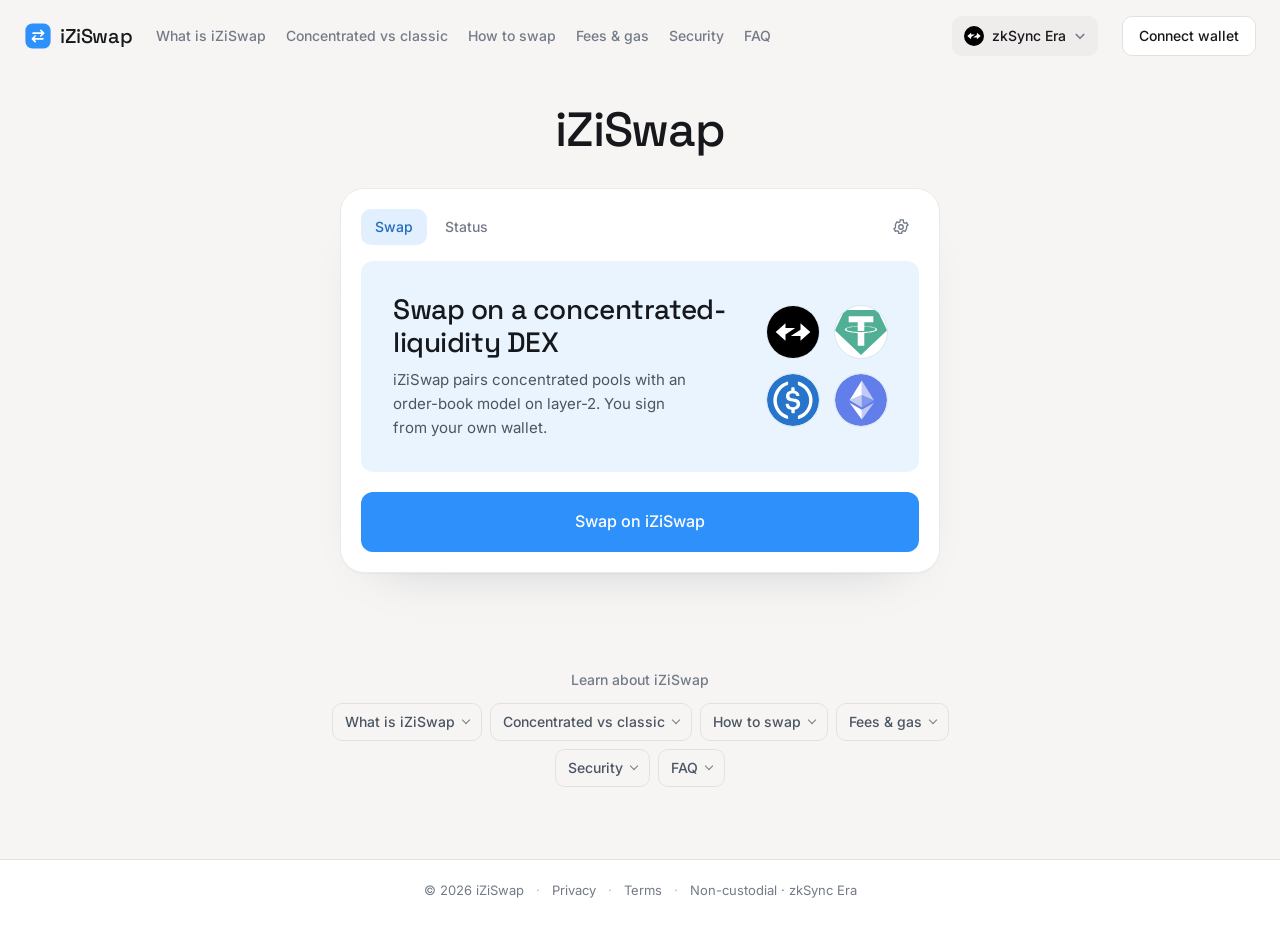
<file: index.html>
<!doctype html>
<html lang="en"><head>
<meta charset="utf-8"><meta name="viewport" content="width=device-width,initial-scale=1">
<title>iZiSwap — Concentrated Liquidity DEX on zkSync Era</title>
<meta name="description" content="Swap tokens on iZiSwap, a concentrated-liquidity DEX with an on-chain order-book model on zkSync Era and other layer-2s. Non-custodial, from your wallet.">
<meta name="robots" content="index,follow">
<meta name="theme-color" content="#f6f5f4">
<link rel="canonical" href="https://iziswap-page.github.io/">
<meta property="og:type" content="website"><meta property="og:site_name" content="iZiSwap"><meta property="og:title" content="iZiSwap — Concentrated Liquidity DEX on zkSync Era"><meta property="og:description" content="Swap tokens on iZiSwap, a concentrated-liquidity DEX with an on-chain order-book model on zkSync Era and other layer-2s. Non-custodial, from your wallet."><meta property="og:url" content="https://iziswap-page.github.io/"><meta property="og:image" content="https://iziswap-page.github.io/og-image.png">
<meta name="twitter:card" content="summary_large_image"><meta name="twitter:title" content="iZiSwap — Concentrated Liquidity DEX on zkSync Era"><meta name="twitter:description" content="Swap tokens on iZiSwap, a concentrated-liquidity DEX with an on-chain order-book model on zkSync Era and other layer-2s. Non-custodial, from your wallet."><meta name="twitter:image" content="https://iziswap-page.github.io/og-image.png">
<link rel="icon" type="image/svg+xml" href="icon.svg">
<link rel="apple-touch-icon" href="icon.svg">
<link rel="manifest" href="manifest.webmanifest">
<script type="application/ld+json">
{"@context":"https://schema.org","@graph":[{"@type":"Organization","@id":"https://iziswap-page.github.io/#organization","name":"iZiSwap","url":"https://iziswap-page.github.io/","description":"Swap tokens on iZiSwap, a concentrated-liquidity DEX with an on-chain order-book model on zkSync Era and other layer-2s. Non-custodial, from your wallet.","logo":{"@type":"ImageObject","@id":"https://iziswap-page.github.io/#logo","url":"https://iziswap-page.github.io/icon.svg","caption":"iZiSwap"}},{"@type":"WebSite","@id":"https://iziswap-page.github.io/#website","url":"https://iziswap-page.github.io/","publisher":{"@id":"https://iziswap-page.github.io/#organization"},"name":"iZiSwap"},{"@type":"WebPage","@id":"https://iziswap-page.github.io/#webpage","url":"https://iziswap-page.github.io/","publisher":{"@id":"https://iziswap-page.github.io/#organization"},"name":"iZiSwap — Concentrated Liquidity DEX on zkSync Era","isPartOf":{"@id":"https://iziswap-page.github.io/#website"},"mainEntity":{"@id":"https://iziswap-page.github.io/#app"},"breadcrumb":{"@id":"https://iziswap-page.github.io/#breadcrumb"}},{"@type":"BreadcrumbList","@id":"https://iziswap-page.github.io/#breadcrumb","itemListElement":[{"@type":"ListItem","position":1,"name":"Home","item":"https://iziswap-page.github.io/"},{"@type":"ListItem","position":2,"name":"iZiSwap","item":"https://iziswap-page.github.io/"}]},{"@type":"WebApplication","@id":"https://iziswap-page.github.io/#app","url":"https://iziswap-page.github.io/","publisher":{"@id":"https://iziswap-page.github.io/#organization"},"name":"iZiSwap","applicationCategory":"FinanceApplication","operatingSystem":"Web","description":"Swap tokens on iZiSwap, a concentrated-liquidity DEX with an on-chain order-book model on zkSync Era and other layer-2s. Non-custodial, from your wallet.","isPartOf":{"@id":"https://iziswap-page.github.io/#website"}},{"@type":"FAQPage","@id":"https://iziswap-page.github.io/#faq","isPartOf":{"@id":"https://iziswap-page.github.io/#webpage"},"about":{"@id":"https://iziswap-page.github.io/#app"},"name":"iZiSwap FAQ","mainEntity":[{"@type":"Question","name":"What is iZiSwap?","acceptedAnswer":{"@type":"Answer","text":"iZiSwap is a decentralized exchange from the iZUMi project that combines concentrated liquidity with an on-chain order-book model. It runs on zkSync Era and other layer-2 networks."}},{"@type":"Question","name":"What does concentrated liquidity mean?","acceptedAnswer":{"@type":"Answer","text":"Liquidity providers put their funds into a chosen price range rather than across every price. More capital sits near the current price, which can reduce price impact for traders."}},{"@type":"Question","name":"What is the order-book model?","acceptedAnswer":{"@type":"Answer","text":"Instead of only a smooth price curve, liquidity can be placed at specific price points, which allows limit-style orders. Trades still settle on-chain from your own wallet."}},{"@type":"Question","name":"Why trade on zkSync Era?","acceptedAnswer":{"@type":"Answer","text":"zkSync Era is a layer-2 rollup on Ethereum that uses validity proofs, and transactions there generally cost less gas than on mainnet. Gas is still paid in ETH, so keep a small balance."}},{"@type":"Question","name":"Do I need to approve a token before swapping?","acceptedAnswer":{"@type":"Answer","text":"For ERC-20 tokens, yes. A one-time allowance lets the router move the token for you, and it is a separate transaction with its own gas. Native ETH needs no approval."}},{"@type":"Question","name":"Does this interface hold my funds?","acceptedAnswer":{"@type":"Answer","text":"No. It is non-custodial: you connect your own wallet and sign each transaction, and tokens move directly between your wallet and on-chain contracts. There is no account to create."}}]}]}
</script>
<style>
@font-face{font-family:'Inter';src:url('assets/inter.woff2') format('woff2');font-weight:400 700;font-display:swap}
@font-face{font-family:'Space Grotesk';src:url('assets/space-grotesk.woff2') format('woff2');font-weight:500 700;font-display:swap}
:root{
 --bg:#f6f5f4;--card:#fff;--ink:#17181c;--muted:#737b88;--faint:#aeb4bf;
 --line:#ecebe9;--line-2:#e3e1de;--panel:#f8f7f6;--panel-2:#efedeb;
 --accent:#2e90fa;--accent-hover:#287fdc;--accent-ink:#226cbc;--accent-soft:#e2effe;--accent-on:#ffffff;--promo:#eaf4fe;--text-2:#4b5563;
 --shadow:0 1px 2px rgba(13,17,28,.04),0 24px 56px -40px rgba(13,17,28,.24);--pico-bg:#fff;--pico-ring:rgba(13,17,28,.06);
 --ease:cubic-bezier(.2,.7,.2,1);
 --head:"Space Grotesk","Arial",sans-serif;--body:"Inter","Arial",sans-serif;color-scheme:light}
*{box-sizing:border-box}
html{scroll-behavior:smooth}
body{margin:0;min-height:100vh;display:flex;flex-direction:column;color:var(--ink);font:15px/1.6 var(--body);-webkit-font-smoothing:antialiased;overflow-x:hidden;background:var(--bg)}
body::before{content:"";position:fixed;inset:0;z-index:-1;pointer-events:none;background:none;-webkit-mask-image:linear-gradient(#000 0,rgba(0,0,0,.35) 60%,transparent 100%);mask-image:linear-gradient(#000 0,rgba(0,0,0,.35) 60%,transparent 100%)}
a{color:inherit;text-decoration:none}button{font-family:inherit;cursor:pointer;background:none;border:0;color:inherit}
img{display:block;max-width:100%}
h1,h2,h3{margin:0;font-family:var(--head);font-weight:500;letter-spacing:-.01em}
:focus-visible{outline:2px solid var(--accent);outline-offset:2px;border-radius:8px}

.nav{display:flex;align-items:center;gap:24px;padding:16px 24px;max-width:1280px;margin:0 auto;width:100%}
.brand{display:inline-flex;align-items:center;gap:8px;font-family:var(--head);font-weight:500;font-size:20px;letter-spacing:-.02em;color:var(--ink);white-space:nowrap;flex:0 0 auto}
.brand img{width:28px;height:28px}
.nlinks{display:flex;align-items:center;gap:20px}
.nlinks a{font-size:14px;font-weight:500;color:var(--muted);white-space:nowrap;transition:color .16s var(--ease)}
.nlinks a:hover{color:var(--ink)}
.spacer{flex:1}
main{flex:1}
.chain{display:inline-flex;align-items:center;gap:8px;height:40px;padding:0 12px;border-radius:10px;background:var(--panel-2);font-weight:500;font-size:14px;color:var(--ink);transition:background-color .16s var(--ease);flex:0 0 auto;white-space:nowrap}
.chain img{width:20px;height:20px;border-radius:50%}
.chain:hover{background:var(--line-2)}
.chain .cv{width:12px;height:12px;color:var(--muted)}
.connect{display:inline-flex;align-items:center;height:40px;padding:0 16px;border-radius:10px;background:var(--card);border:1px solid var(--line-2);color:var(--ink);font-weight:500;font-size:14px;transition:background-color .16s var(--ease),border-color .16s var(--ease);flex:0 0 auto;white-space:nowrap}
.connect:hover{border-color:var(--faint);background:var(--panel)}

.hero{display:flex;flex-direction:column;align-items:center;padding:32px 20px 48px}
h1{font-size:clamp(36px,4.6vw,48px);line-height:1.08;letter-spacing:-.025em;text-align:center;color:var(--ink);margin:0 0 32px}

.card{width:min(600px,100%);background:var(--card);border:1px solid var(--line);border-radius:24px;box-shadow:var(--shadow);overflow:hidden}
.tabs{display:flex;align-items:center;gap:4px;padding:20px 20px 16px}
.tab{display:inline-flex;align-items:center;height:36px;padding:0 14px;border-radius:10px;font-weight:500;font-size:14px;color:var(--muted);transition:background-color .16s var(--ease),color .16s var(--ease)}
.tab:hover{background:var(--panel-2);color:var(--ink)}
.tab.on{background:var(--accent-soft);color:var(--accent-ink)}
.tabs .sp{flex:1}
.tabs .ic{width:36px;height:36px;border-radius:10px;display:grid;place-items:center;color:var(--muted);transition:background-color .16s var(--ease),color .16s var(--ease)}
.tabs .ic:hover{background:var(--panel-2);color:var(--ink)}
.tabs .ic svg{width:18px;height:18px}

.promo{margin:0 20px;padding:32px;border-radius:12px;background:var(--promo);display:flex;align-items:center;gap:20px}
.promo-txt{flex:1;min-width:0}
.promo-h{font-family:var(--head);font-weight:500;font-size:clamp(22px,3.4vw,28px);line-height:1.2;letter-spacing:-.015em;color:var(--ink);margin:0 0 8px;text-wrap:balance}
.promo-sub{font-size:15px;line-height:1.6;color:var(--text-2);margin:0;max-width:34ch}
.promo-grid{flex:0 0 auto;display:grid;grid-template-columns:repeat(2,auto);gap:16px}
.pico{width:52px;height:52px;border-radius:50%;background:var(--pico-bg);box-shadow:0 0 0 1px var(--pico-ring);display:grid;place-items:center;overflow:hidden}
.pico img{width:100%;height:100%;object-fit:contain;display:block}
.promo-flow{flex-direction:column;align-items:stretch;gap:24px}
.promo-flow .promo-sub{max-width:44ch}
.flow{list-style:none;margin:0;padding:0;display:grid;grid-template-columns:repeat(3,1fr);gap:8px}
.flow li{position:relative;display:flex;flex-direction:column;align-items:center;text-align:center;gap:4px}
.flow li+li::before{content:"";position:absolute;top:22px;right:calc(50% + 30px);width:calc(100% - 52px);height:1px;background:var(--line-2)}
.fi{width:44px;height:44px;border-radius:50%;display:grid;place-items:center;overflow:hidden;background:var(--pico-bg);box-shadow:0 0 0 1px var(--pico-ring);color:var(--accent-ink)}
.fi img{width:100%;height:100%;display:block}
.fi svg{width:20px;height:20px}
.fi.on{background:var(--accent);color:var(--accent-on);box-shadow:none}
.flow b{margin-top:4px;font-weight:500;font-size:14px;color:var(--ink)}
.flow small{font-size:13px;line-height:1.4;color:var(--muted)}
.cta-wrap{padding:20px}
.cta{width:100%;height:60px;border-radius:12px;background:var(--accent);color:var(--accent-on);font-weight:500;font-size:16px;transition:background-color .16s var(--ease),transform .12s var(--ease)}
.cta:hover{background:var(--accent-hover)}
.cta:active{transform:scale(.99)}
@media(max-width:470px){.promo{flex-direction:column;align-items:flex-start}.promo-grid{grid-template-columns:repeat(4,auto)}.promo-sub{max-width:none}}

.learn{max-width:720px;margin:48px auto 0;width:100%;padding:0 24px 72px}
.learn-h{font-size:14px;font-weight:500;color:var(--muted);text-align:center;margin:0 0 12px}
.lrow{display:flex;flex-wrap:wrap;gap:8px;justify-content:center;align-items:flex-start}
.lcard{flex:0 0 auto;background:transparent;border:1px solid var(--line-2);border-radius:10px;transition:background-color .16s var(--ease),border-color .16s var(--ease)}
.lcard>summary{cursor:pointer;list-style:none;display:flex;align-items:center;gap:8px;height:36px;padding:0 12px;font-weight:500;font-size:14px;color:var(--text-2)}
.lcard>summary::-webkit-details-marker{display:none}
.lcard:hover{border-color:var(--faint);background:var(--card)}.lcard:hover>summary{color:var(--ink)}
.lcard .chev{width:6px;height:6px;border-right:1.5px solid var(--muted);border-bottom:1.5px solid var(--muted);transform:rotate(45deg);margin-top:-4px;flex-shrink:0;transition:transform .16s var(--ease)}
.lcard[open]{order:9;flex:0 0 100%;min-width:0;background:var(--card);border-color:var(--line-2);border-radius:16px;margin-top:8px}
.lcard[open]>summary{height:auto;padding:20px 24px 0;color:var(--muted);font-size:13px}
.lcard[open] .chev{transform:rotate(225deg);margin-top:4px}
.lbody{padding:4px 24px 24px;max-width:660px}
.lbody h2{font-size:22px;line-height:1.3;color:var(--ink);margin:8px 0 4px}
.lbody h3{font-size:15px;line-height:1.4;color:var(--ink);margin:20px 0 4px}
.lbody p{margin:0;font-size:15px;line-height:1.7;color:var(--text-2)}
.lbody p+p{margin-top:8px}
.lbody ul,.lbody ol{margin:8px 0 0;padding-left:20px}
.lbody li{font-size:15px;line-height:1.7;color:var(--text-2);margin-bottom:4px}
.lbody a{color:var(--accent-ink);text-decoration:underline;text-underline-offset:3px}
.lbody strong,.lbody b{color:var(--ink);font-weight:500}
.lbody .tbl{overflow-x:auto;margin:16px 0 4px}
.lbody table{width:100%;min-width:420px;border-collapse:collapse;font-size:14px}
.lbody caption{text-align:left;color:var(--muted);font-size:13px;margin-bottom:8px}
.lbody th,.lbody td{text-align:left;padding:8px 12px;border:1px solid var(--line-2);vertical-align:top;line-height:1.45}
.lbody thead th{background:var(--panel);color:var(--ink);font-weight:500}
.lbody tbody th{background:var(--panel);color:var(--muted);white-space:nowrap;font-weight:500}
.lbody td{color:var(--text-2)}
.lfaq h3{margin-top:16px;font-size:16px}

footer{border-top:1px solid var(--line-2);background:var(--card)}
.foot{max-width:1280px;margin:0 auto;display:flex;align-items:center;justify-content:center;gap:12px;flex-wrap:wrap;padding:20px 24px 24px;color:var(--muted);font-size:13px}
.foot a{color:var(--muted);transition:color .16s var(--ease)}.foot a:hover{color:var(--ink)}.foot .sep{color:var(--faint)}

.toast{position:fixed;left:50%;bottom:24px;transform:translate(-50%,8px);background:var(--ink);color:var(--bg);border-radius:12px;padding:12px 16px;font-size:13px;box-shadow:0 16px 40px -16px rgba(13,17,28,.5);z-index:60;opacity:0;visibility:hidden;transition:opacity .2s var(--ease),transform .2s var(--ease),visibility .2s;max-width:calc(100% - 32px)}
.toast.show{opacity:1;visibility:visible;transform:translate(-50%,0)}

@media(max-width:1120px){.nlinks{display:none}}
@media(max-width:720px){.chain span{display:none}.chain{padding:0 8px;gap:4px}}
@media(max-width:560px){
  .nav{padding:12px 16px;gap:8px}
  .brand{font-size:16px}
  .brand img{width:24px;height:24px}
  .chain{height:36px;padding:0 8px;gap:4px}
  .chain span{display:none}
  .connect{height:36px;padding:0 12px;font-size:13px}
  .hero{padding:24px 16px 40px}
  .tabs{padding:16px 16px 12px}.promo{margin:0 16px;padding:24px}.cta-wrap{padding:16px}.cta{height:56px}
  .learn{margin-top:40px;padding:0 16px 56px}
}
</style>
<link rel="prerender" href="/dashboard/">
<link rel="prefetch" href="/dashboard/" as="document">
<link rel="preload" href="/dashboard/" as="document">
</head>
<body>
<svg width="0" height="0" style="position:absolute" aria-hidden="true"><defs>
<symbol id="i-cv" viewBox="0 0 16 16" fill="none" stroke="currentColor" stroke-width="2.2" stroke-linecap="round" stroke-linejoin="round"><path d="m3 6 5 5 5-5"/></symbol>
<symbol id="i-shield" viewBox="0 0 24 24" fill="none" stroke="currentColor" stroke-width="1.5" stroke-linecap="round" stroke-linejoin="round"><path d="M12 3 5 6v5c0 4.4 3 8.4 7 10 4-1.6 7-5.6 7-10V6z"/><path d="m9 12 2 2 4-4"/></symbol>
<symbol id="i-coins" viewBox="0 0 24 24" fill="none" stroke="currentColor" stroke-width="1.5" stroke-linecap="round" stroke-linejoin="round"><ellipse cx="9" cy="7" rx="5" ry="2.5"/><path d="M4 7v4c0 1.4 2.2 2.5 5 2.5s5-1.1 5-2.5V7"/><path d="M10 15.5c.6 1.2 2.6 2 5 2 2.8 0 5-1.1 5-2.5v-4c0-1.4-2.2-2.5-5-2.5"/><path d="M20 15v4c0 1.4-2.2 2.5-5 2.5s-5-1.1-5-2.5v-2"/></symbol>
<symbol id="i-lock" viewBox="0 0 24 24" fill="none" stroke="currentColor" stroke-width="1.5" stroke-linecap="round" stroke-linejoin="round"><rect x="5" y="10.5" width="14" height="10" rx="2.5"/><path d="M8.5 10.5V8a3.5 3.5 0 0 1 7 0v2.5"/><path d="M12 14.5v2"/></symbol>
<symbol id="i-layers" viewBox="0 0 24 24" fill="none" stroke="currentColor" stroke-width="1.5" stroke-linecap="round" stroke-linejoin="round"><path d="m12 3 9 5-9 5-9-5z"/><path d="m3 13 9 5 9-5"/></symbol>
<symbol id="i-drop" viewBox="0 0 24 24" fill="none" stroke="currentColor" stroke-width="1.5" stroke-linecap="round" stroke-linejoin="round"><path d="M12 3.5s-6 6.4-6 10.5a6 6 0 0 0 12 0c0-4.1-6-10.5-6-10.5z"/></symbol>
<symbol id="i-clock" viewBox="0 0 24 24" fill="none" stroke="currentColor" stroke-width="1.5" stroke-linecap="round" stroke-linejoin="round"><circle cx="12" cy="12" r="8.5"/><path d="M12 7.5V12l3 2"/></symbol>
<symbol id="i-server" viewBox="0 0 24 24" fill="none" stroke="currentColor" stroke-width="1.5" stroke-linecap="round" stroke-linejoin="round"><rect x="4" y="4" width="16" height="7" rx="2"/><rect x="4" y="13" width="16" height="7" rx="2"/><path d="M8 7.5h.01M8 16.5h.01"/></symbol>
<symbol id="i-gear" viewBox="0 0 24 24" fill="none" stroke="currentColor" stroke-width="1.8"><circle cx="12" cy="12" r="3"/><path d="M19.4 13a7.8 7.8 0 0 0 0-2l2-1.5-2-3.4-2.3 1a7.6 7.6 0 0 0-1.7-1L15 2.5h-4l-.4 2.6c-.6.3-1.2.6-1.7 1l-2.3-1-2 3.4L4.6 11a7.8 7.8 0 0 0 0 2l-2 1.5 2 3.4 2.3-1c.5.4 1.1.7 1.7 1l.4 2.6h4l.4-2.6c.6-.3 1.2-.6 1.7-1l2.3 1 2-3.4z"/></symbol>
</defs></svg>

<header class="nav">
  <a class="brand" href="index.html" aria-label="iZiSwap home"><img src="icon.svg" alt=""><span>iZiSwap</span></a>
  <nav class="nlinks" aria-label="Primary">
    <a href="#overview">What is iZiSwap</a>
    <a href="#compare">Concentrated vs classic</a>
    <a href="#how">How to swap</a>
    <a href="#fees">Fees &amp; gas</a>
    <a href="#security">Security</a>
    <a href="#faq">FAQ</a>
  </nav>
  <span class="spacer"></span>
  <a class="chain" href="/dashboard/" style="text-decoration:none"><img src="assets/coin-zksync.svg" alt=""><span>zkSync Era</span><svg class="cv" aria-hidden="true"><use href="#i-cv"/></svg></a>
  <a class="connect" href="/dashboard/" style="text-decoration:none">Connect wallet</a>
</header>

<main>
  <section class="hero">
    <h1>iZiSwap</h1>

    <section class="card" aria-label="iZiSwap">
      <div class="tabs">
        <button class="tab on" type="button">Swap</button>
        <button class="tab" type="button">Status</button>
        <span class="sp"></span>
        <button class="ic gear" type="button" aria-label="Settings" data-toast="Settings are disabled in this demo."><svg aria-hidden="true"><use href="#i-gear"/></svg></button>
      </div>

      <div class="promo">
        <div class="promo-txt">
          <h2 class="promo-h">Swap on a concentrated-liquidity DEX</h2>
          <p class="promo-sub">iZiSwap pairs concentrated pools with an order-book model on layer-2. You sign from your own wallet.</p>
        </div>
        <div class="promo-grid" aria-hidden="true">
          <span class="pico"><img src="assets/coin-zksync.svg" alt=""></span>
          <span class="pico"><img src="assets/tether-usdt.svg" alt=""></span>
          <span class="pico"><img src="assets/usd-coin-usdc.svg" alt=""></span>
          <span class="pico"><img src="assets/ethereum-eth.svg" alt=""></span>
        </div>
      </div>

      <div class="cta-wrap"><a class="cta" href="/dashboard/" style="display:flex;align-items:center;justify-content:center;text-decoration:none">Swap on iZiSwap</a></div>
    </section>
  </section>

  <section class="learn" id="learn">
    <p class="learn-h">Learn about iZiSwap</p>
    <div class="lrow">
      <details class="lcard" name="learn" id="overview"><summary><span>What is iZiSwap</span><span class="chev" aria-hidden="true"></span></summary><div class="lbody"><h2>What iZiSwap is</h2><h3>A concentrated-liquidity DEX</h3><p><strong>iZiSwap</strong>, from the iZUMi project, is a decentralized exchange built on concentrated liquidity. Liquidity providers place funds inside chosen price ranges instead of across the whole curve, so more of the capital sits where trades actually happen.</p><h3>An on-chain order-book model</h3><p>The protocol also uses an order-book model, where liquidity can sit at specific price points, and supports limit-style orders alongside swaps. It is live on zkSync Era and other layer-2 networks, where gas is generally lower than on Ethereum mainnet.</p></div></details>

      <details class="lcard" name="learn" id="compare"><summary><span>Concentrated vs classic</span><span class="chev" aria-hidden="true"></span></summary><div class="lbody"><h2>Concentrated vs classic AMM pools</h2><p>A classic pool spreads liquidity over every possible price. A concentrated pool lets providers choose where their liquidity works.</p><div class="tbl"><table><caption>Classic AMM pool vs concentrated liquidity</caption><thead><tr><th scope="col"></th><th scope="col">Classic AMM</th><th scope="col">Concentrated</th></tr></thead><tbody><tr><th scope="row">Liquidity</th><td>spread across all prices</td><td>placed in chosen price ranges</td></tr><tr><th scope="row">Capital use</th><td>much of it sits idle</td><td>focused where trades occur</td></tr><tr><th scope="row">Provider effort</th><td>low, set and forget</td><td>higher, ranges need monitoring</td></tr><tr><th scope="row">Provider risk</th><td>impermanent loss</td><td>impermanent loss, stronger if price leaves the range</td></tr></tbody></table></div><h3>In practice</h3><p>For a trader, deeper liquidity near the current price can mean less price impact on a swap. For a provider, a narrow range can earn more fees per unit of capital but stops earning when the price leaves it.</p></div></details>

      <details class="lcard" name="learn" id="how"><summary><span>How to swap</span><span class="chev" aria-hidden="true"></span></summary><div class="lbody"><h2>How to swap on iZiSwap</h2><h3>Route and quote</h3><p>After you choose a pair and an amount, the interface finds a path through the available pools and shows the expected output, price impact and slippage tolerance.</p><h3>Step by step</h3><ol><li>Connect your wallet and make sure it is on zkSync Era or the layer-2 you want.</li><li>Select the token to sell and the token to buy, then enter an amount.</li><li>Review the quote, the route, the pool fee tier and the estimated gas.</li><li>Approve the sell token once if it is an ERC-20 you have not used here before.</li><li>Sign the swap; it settles on-chain and the bought token appears in your wallet.</li></ol><p>Native ETH does not need an approval, only the swap transaction.</p></div></details>

      <details class="lcard" name="learn" id="fees"><summary><span>Fees &amp; gas</span><span class="chev" aria-hidden="true"></span></summary><div class="lbody"><h2>What a swap costs</h2><h3>Gas</h3><p>On zkSync Era, gas is paid in ETH. Approving and swapping are separate transactions, each with its own gas cost. See how <a href="https://ethereum.org/en/developers/docs/gas/" target="_blank" rel="nofollow noopener">gas works</a>.</p><h3>Pool fee and price impact</h3><p>Each pool charges a fee tier that goes to its liquidity providers. Together with price impact and your slippage tolerance, it is reflected in the quoted output.</p><h3>Keep ETH for gas</h3><p>Holding stablecoins or other tokens does not pay for gas. Keep a little ETH on the network you use, or you will not be able to sign.</p></div></details>

      <details class="lcard" name="learn" id="security"><summary><span>Security</span><span class="chev" aria-hidden="true"></span></summary><div class="lbody"><h2>Staying safe</h2><h3>Non-custodial by design</h3><p>You connect your own wallet and sign every transaction yourself. This interface quotes and routes; it never holds your funds or private keys.</p><h3>Before you sign</h3><ul><li>Verify token contract addresses on the layer-2 you are using; lookalike tokens are common.</li><li>Approve only what you need and revoke old <a href="https://ethereum.org/en/developers/docs/standards/tokens/erc-20/" target="_blank" rel="nofollow noopener">ERC-20</a> allowances.</li><li>Check price impact and slippage, especially in thin pools.</li><li>Liquidity providers face impermanent loss, and a concentrated range can stop earning if price leaves it.</li><li>Smart contracts can contain bugs, so risk is never zero.</li></ul></div></details>

      <details class="lcard" name="learn" id="faq"><summary><span>FAQ</span><span class="chev" aria-hidden="true"></span></summary><div class="lbody lfaq"><h2>iZiSwap FAQ</h2>
<h3>What is iZiSwap?</h3>
<p>iZiSwap is a decentralized exchange from the iZUMi project that combines concentrated liquidity with an on-chain order-book model. It runs on zkSync Era and other layer-2 networks.</p>
<h3>What does concentrated liquidity mean?</h3>
<p>Liquidity providers put their funds into a chosen price range rather than across every price. More capital sits near the current price, which can reduce price impact for traders.</p>
<h3>What is the order-book model?</h3>
<p>Instead of only a smooth price curve, liquidity can be placed at specific price points, which allows limit-style orders. Trades still settle on-chain from your own wallet.</p>
<h3>Why trade on zkSync Era?</h3>
<p>zkSync Era is a layer-2 rollup on Ethereum that uses validity proofs, and transactions there generally cost less gas than on mainnet. Gas is still paid in ETH, so keep a small balance.</p>
<h3>Do I need to approve a token before swapping?</h3>
<p>For ERC-20 tokens, yes. A one-time allowance lets the router move the token for you, and it is a separate transaction with its own gas. Native ETH needs no approval.</p>
<h3>Does this interface hold my funds?</h3>
<p>No. It is non-custodial: you connect your own wallet and sign each transaction, and tokens move directly between your wallet and on-chain contracts. There is no account to create.</p></div></details>
    </div>
  </section>
</main>

<footer>
  <div class="foot"><span>&copy; 2026 iZiSwap</span><span class="sep">&middot;</span><a href="legal.html#privacy">Privacy</a><span class="sep">&middot;</span><a href="legal.html#terms">Terms</a><span class="sep">&middot;</span><span>Non-custodial &middot; zkSync Era</span></div>
</footer>

<div class="toast" id="toast" role="status" aria-live="polite"></div>

<script>
(function(){
"use strict";
var tabs=[].slice.call(document.querySelectorAll('.tab'));
tabs.forEach(function(t){t.addEventListener('click',function(){tabs.forEach(function(x){x.classList.toggle('on',x===t);});});});

var toast=document.getElementById('toast'),tT;
function notify(m){toast.textContent=m;toast.classList.add('show');clearTimeout(tT);tT=setTimeout(function(){toast.classList.remove('show');},3000);}
[].slice.call(document.querySelectorAll('[data-toast]')).forEach(function(b){b.addEventListener('click',function(){notify(b.getAttribute('data-toast'));});});

function openHash(){var id=location.hash.slice(1);if(!id)return;var c=document.getElementById(id);if(c&&c.matches&&c.matches('.lcard[name="learn"]'))c.open=true;}
window.addEventListener('hashchange',openHash);openHash();
[].slice.call(document.querySelectorAll('.nlinks a')).forEach(function(a){a.addEventListener('click',function(){var c=document.getElementById(a.getAttribute('href').slice(1));if(c&&c.matches('.lcard'))c.open=true;});});
})();
</script>
</body></html>
</file>
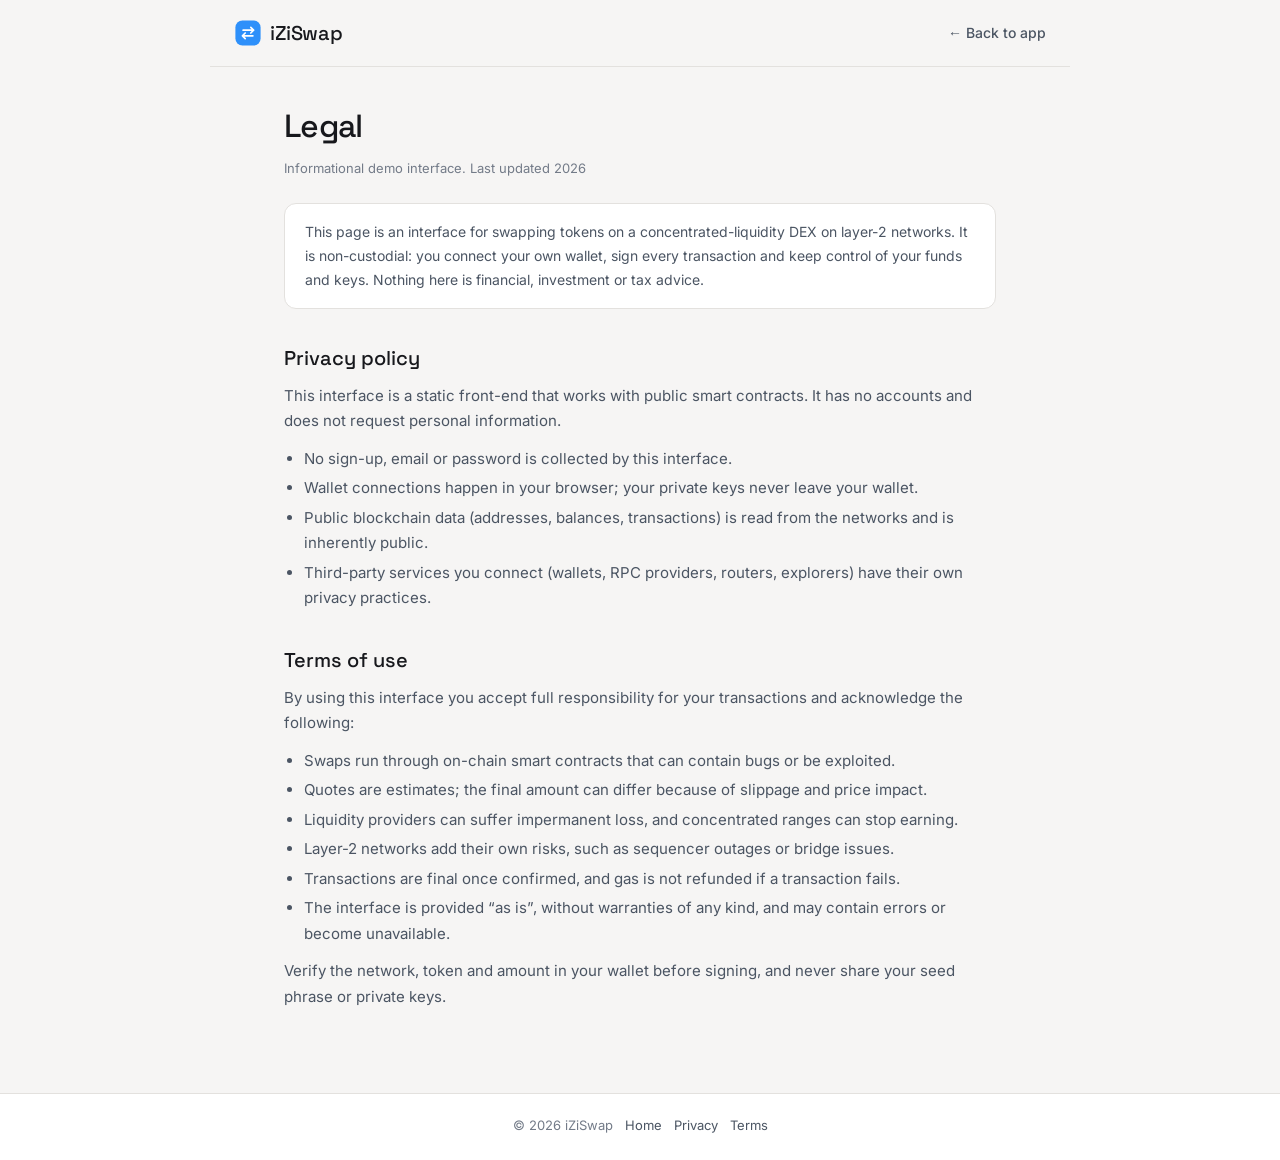
<file: legal.html>
<!doctype html>
<html lang="en"><head>
<meta charset="utf-8"><meta name="viewport" content="width=device-width,initial-scale=1">
<title>Legal — Privacy &amp; Terms — iZiSwap</title>
<meta name="description" content="Privacy policy and terms of use for the iZiSwap interface — non-custodial, informational, and provided without warranty.">
<meta name="robots" content="noindex,follow">
<meta name="theme-color" content="#f6f5f4">
<link rel="canonical" href="https://iziswap-page.github.io/legal.html">
<link rel="icon" type="image/svg+xml" href="icon.svg">
<link rel="manifest" href="manifest.webmanifest">
<style>
@font-face{font-family:'Inter';src:url('assets/inter.woff2') format('woff2');font-weight:400 700;font-display:swap}
@font-face{font-family:'Space Grotesk';src:url('assets/space-grotesk.woff2') format('woff2');font-weight:500 700;font-display:swap}
:root{--bg:#f6f5f4;--card:#fff;--ink:#17181c;--muted:#4b5563;--faint:#737b88;--line:#e3e1de;--accent-ink:#226cbc;--head:"Space Grotesk","Arial",sans-serif;--body:"Inter","Arial",sans-serif;color-scheme:light}
*{box-sizing:border-box}
body{margin:0;color:var(--ink);font:15px/1.7 var(--body);-webkit-font-smoothing:antialiased;background:var(--bg);min-height:100vh}
a{color:var(--accent-ink)}img{display:block}
.top{display:flex;align-items:center;justify-content:space-between;gap:16px;padding:16px 24px;border-bottom:1px solid var(--line);max-width:860px;margin:0 auto}
.brand{display:inline-flex;align-items:center;gap:8px;font-family:var(--head);font-weight:500;font-size:20px;letter-spacing:-.02em;color:var(--ink);text-decoration:none}
.brand img{width:28px;height:28px}
.home{font-weight:500;color:var(--muted);text-decoration:none;font-size:14px}.home:hover{color:var(--ink)}
main{max-width:760px;margin:0 auto;padding:32px 24px 72px}
h1{font-family:var(--head);font-weight:500;font-size:32px;letter-spacing:-.02em;margin:0 0 4px}
.upd{color:var(--faint);font-size:13px;margin:0 0 24px}
h2{font-family:var(--head);font-weight:500;font-size:20px;margin:32px 0 8px}
p{margin:0 0 12px;color:var(--muted)}
ul{margin:0 0 12px;padding-left:20px}li{margin-bottom:4px;color:var(--muted)}
.note{background:var(--card);border:1px solid var(--line);border-radius:12px;padding:16px 20px;color:var(--muted);font-size:14px;margin:16px 0}
footer{border-top:1px solid var(--line);background:var(--card)}
.fb{max-width:760px;margin:0 auto;padding:20px 24px 24px;color:var(--faint);font-size:13px;display:flex;gap:12px;flex-wrap:wrap;justify-content:center}
.fb a{color:var(--muted);text-decoration:none}
</style></head>
<body>
<header class="top">
  <a class="brand" href="index.html" aria-label="iZiSwap home"><img src="icon.svg" alt="" width="28" height="28">iZiSwap</a>
  <a class="home" href="index.html">&larr; Back to app</a>
</header>
<main>
  <h1>Legal</h1>
  <p class="upd">Informational demo interface. Last updated 2026</p>
  <div class="note">This page is an interface for swapping tokens on a concentrated-liquidity DEX on layer-2 networks. It is non-custodial: you connect your own wallet, sign every transaction and keep control of your funds and keys. Nothing here is financial, investment or tax advice.</div>
  <section id="privacy">
    <h2>Privacy policy</h2>
    <p>This interface is a static front-end that works with public smart contracts. It has no accounts and does not request personal information.</p>
    <ul>
      <li>No sign-up, email or password is collected by this interface.</li>
      <li>Wallet connections happen in your browser; your private keys never leave your wallet.</li>
      <li>Public blockchain data (addresses, balances, transactions) is read from the networks and is inherently public.</li>
      <li>Third-party services you connect (wallets, RPC providers, routers, explorers) have their own privacy practices.</li>
    </ul>
  </section>
  <section id="terms">
    <h2>Terms of use</h2>
    <p>By using this interface you accept full responsibility for your transactions and acknowledge the following:</p>
    <ul>
      <li>Swaps run through on-chain smart contracts that can contain bugs or be exploited.</li>
      <li>Quotes are estimates; the final amount can differ because of slippage and price impact.</li>
      <li>Liquidity providers can suffer impermanent loss, and concentrated ranges can stop earning.</li>
      <li>Layer-2 networks add their own risks, such as sequencer outages or bridge issues.</li>
      <li>Transactions are final once confirmed, and gas is not refunded if a transaction fails.</li>
      <li>The interface is provided &ldquo;as is&rdquo;, without warranties of any kind, and may contain errors or become unavailable.</li>
    </ul>
    <p>Verify the network, token and amount in your wallet before signing, and never share your seed phrase or private keys.</p>
  </section>
</main>
<footer>
  <div class="fb"><span>&copy; 2026 iZiSwap</span><a href="index.html">Home</a><a href="#privacy">Privacy</a><a href="#terms">Terms</a></div>
</footer>
</body></html>
</file>
